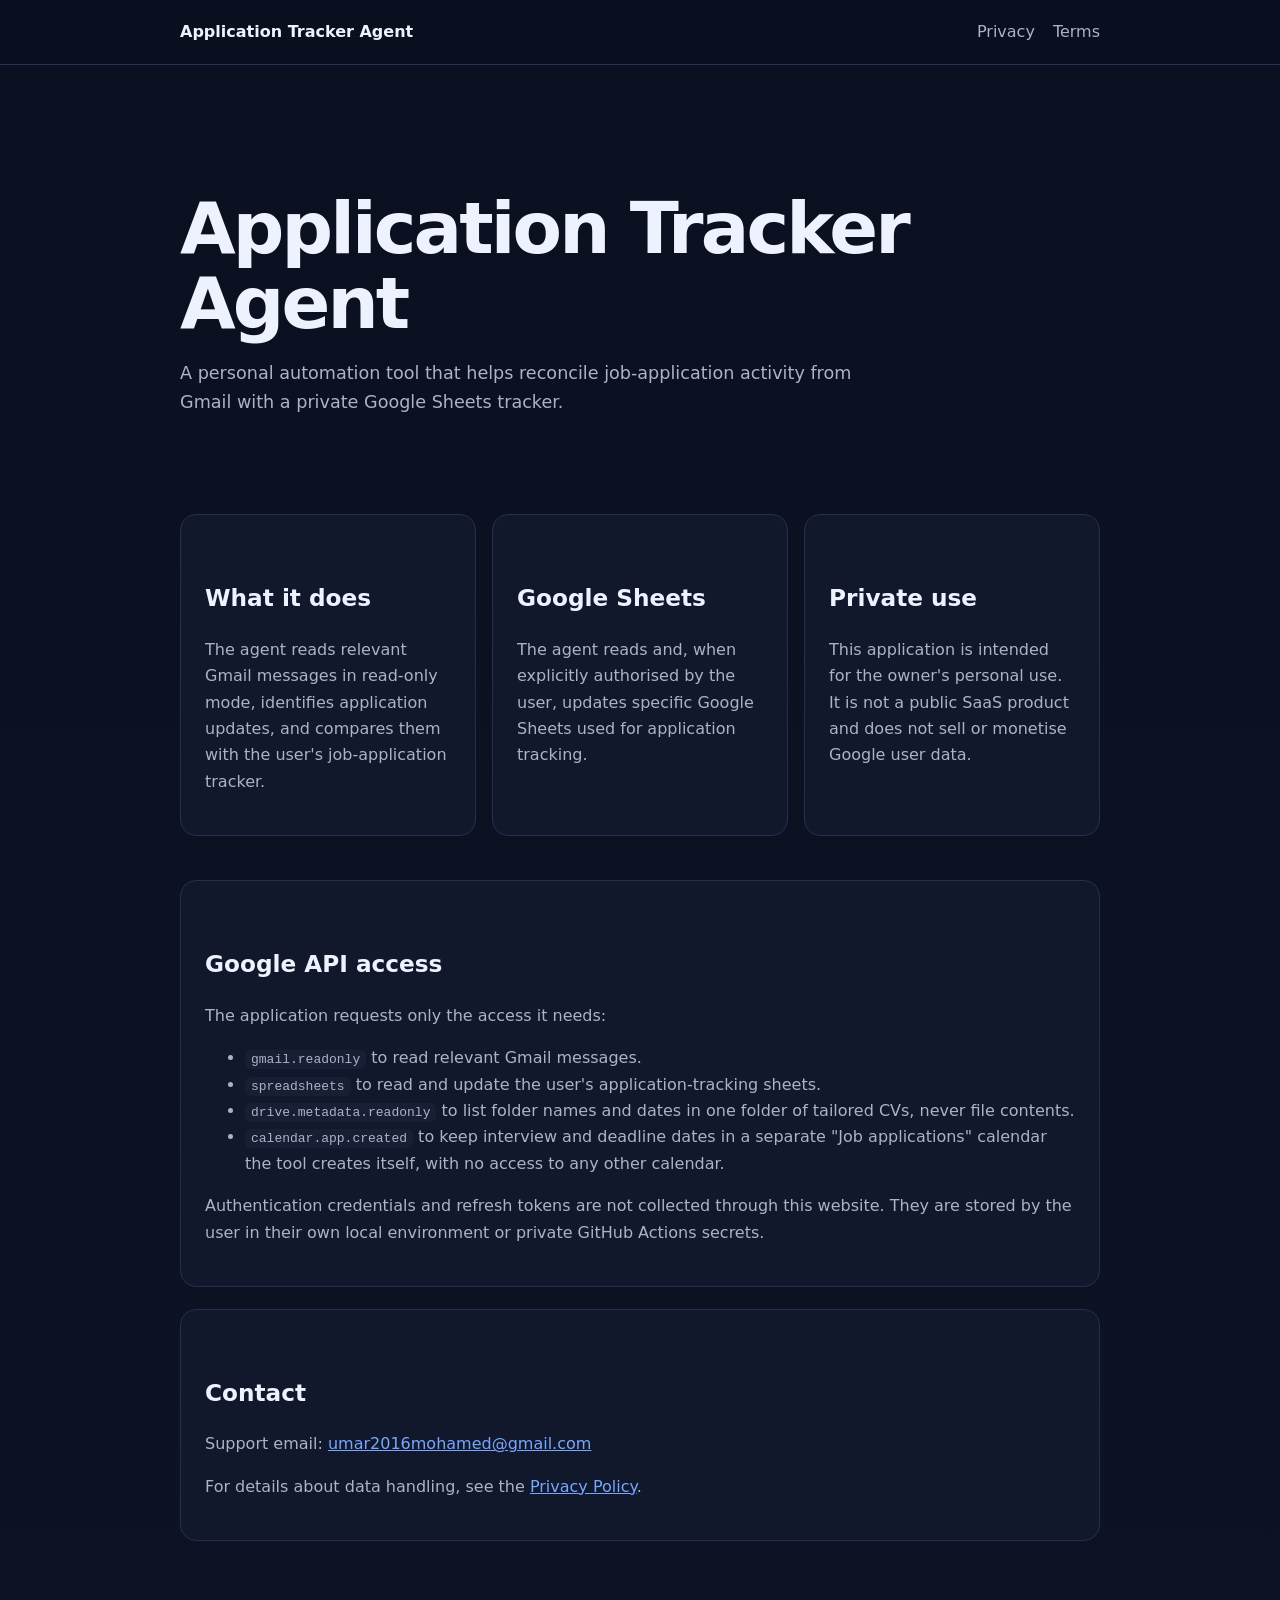
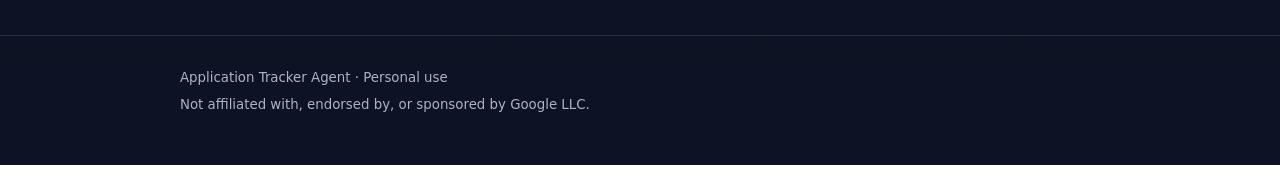
<file: index.html>
<!doctype html>
<html lang="en-GB">
<head>
  <meta charset="utf-8">
  <meta name="google-site-verification" content="5uK5l3lQaQ-0Vbg__jyVj2pfmYAqYjjy8NX0-M4OeUc">
  <meta name="viewport" content="width=device-width, initial-scale=1">
  <title>Application Tracker Agent</title>
  <meta name="description" content="Personal automation for reconciling job-application activity from Gmail into Google Sheets.">
  <link rel="stylesheet" href="style.css">
</head>
<body>
<header>
  <div class="container">
    <nav>
      <a class="brand" href="index.html">Application Tracker Agent</a>
      <div class="navlinks">
        <a href="privacy.html">Privacy</a>
        <a href="terms.html">Terms</a>
      </div>
    </nav>
  </div>
</header>

<main>
  <div class="container">
    <section class="hero">
      <h1>Application Tracker Agent</h1>
      <p class="lead">
        A personal automation tool that helps reconcile job-application activity from Gmail
        with a private Google Sheets tracker.
      </p>
    </section>

    <section class="grid">
      <div class="card">
        <h2>What it does</h2>
        <p>
          The agent reads relevant Gmail messages in read-only mode, identifies application
          updates, and compares them with the user's job-application tracker.
        </p>
      </div>
      <div class="card">
        <h2>Google Sheets</h2>
        <p>
          The agent reads and, when explicitly authorised by the user, updates specific
          Google Sheets used for application tracking.
        </p>
      </div>
      <div class="card">
        <h2>Private use</h2>
        <p>
          This application is intended for the owner's personal use. It is not a public
          SaaS product and does not sell or monetise Google user data.
        </p>
      </div>
    </section>

    <section class="card">
      <h2>Google API access</h2>
      <p>The application requests only the access it needs:</p>
      <ul>
        <li><code>gmail.readonly</code> to read relevant Gmail messages.</li>
        <li><code>spreadsheets</code> to read and update the user's application-tracking sheets.</li>
        <li><code>drive.metadata.readonly</code> to list folder names and dates in one folder of tailored CVs, never file contents.</li>
        <li><code>calendar.app.created</code> to keep interview and deadline dates in a separate "Job applications" calendar the tool creates itself, with no access to any other calendar.</li>
      </ul>
      <p>
        Authentication credentials and refresh tokens are not collected through this website.
        They are stored by the user in their own local environment or private GitHub Actions secrets.
      </p>
    </section>

    <section class="card">
      <h2>Contact</h2>
      <p>
        Support email:
        <a href="mailto:umar2016mohamed@gmail.com">umar2016mohamed@gmail.com</a>
      </p>
      <p>
        For details about data handling, see the <a href="privacy.html">Privacy Policy</a>.
      </p>
    </section>
  </div>
</main>

<footer>
  <div class="container">
    <small>Application Tracker Agent · Personal use<br>Not affiliated with, endorsed by, or sponsored by Google LLC.</small>
  </div>
</footer>
</body>
</html>
</file>
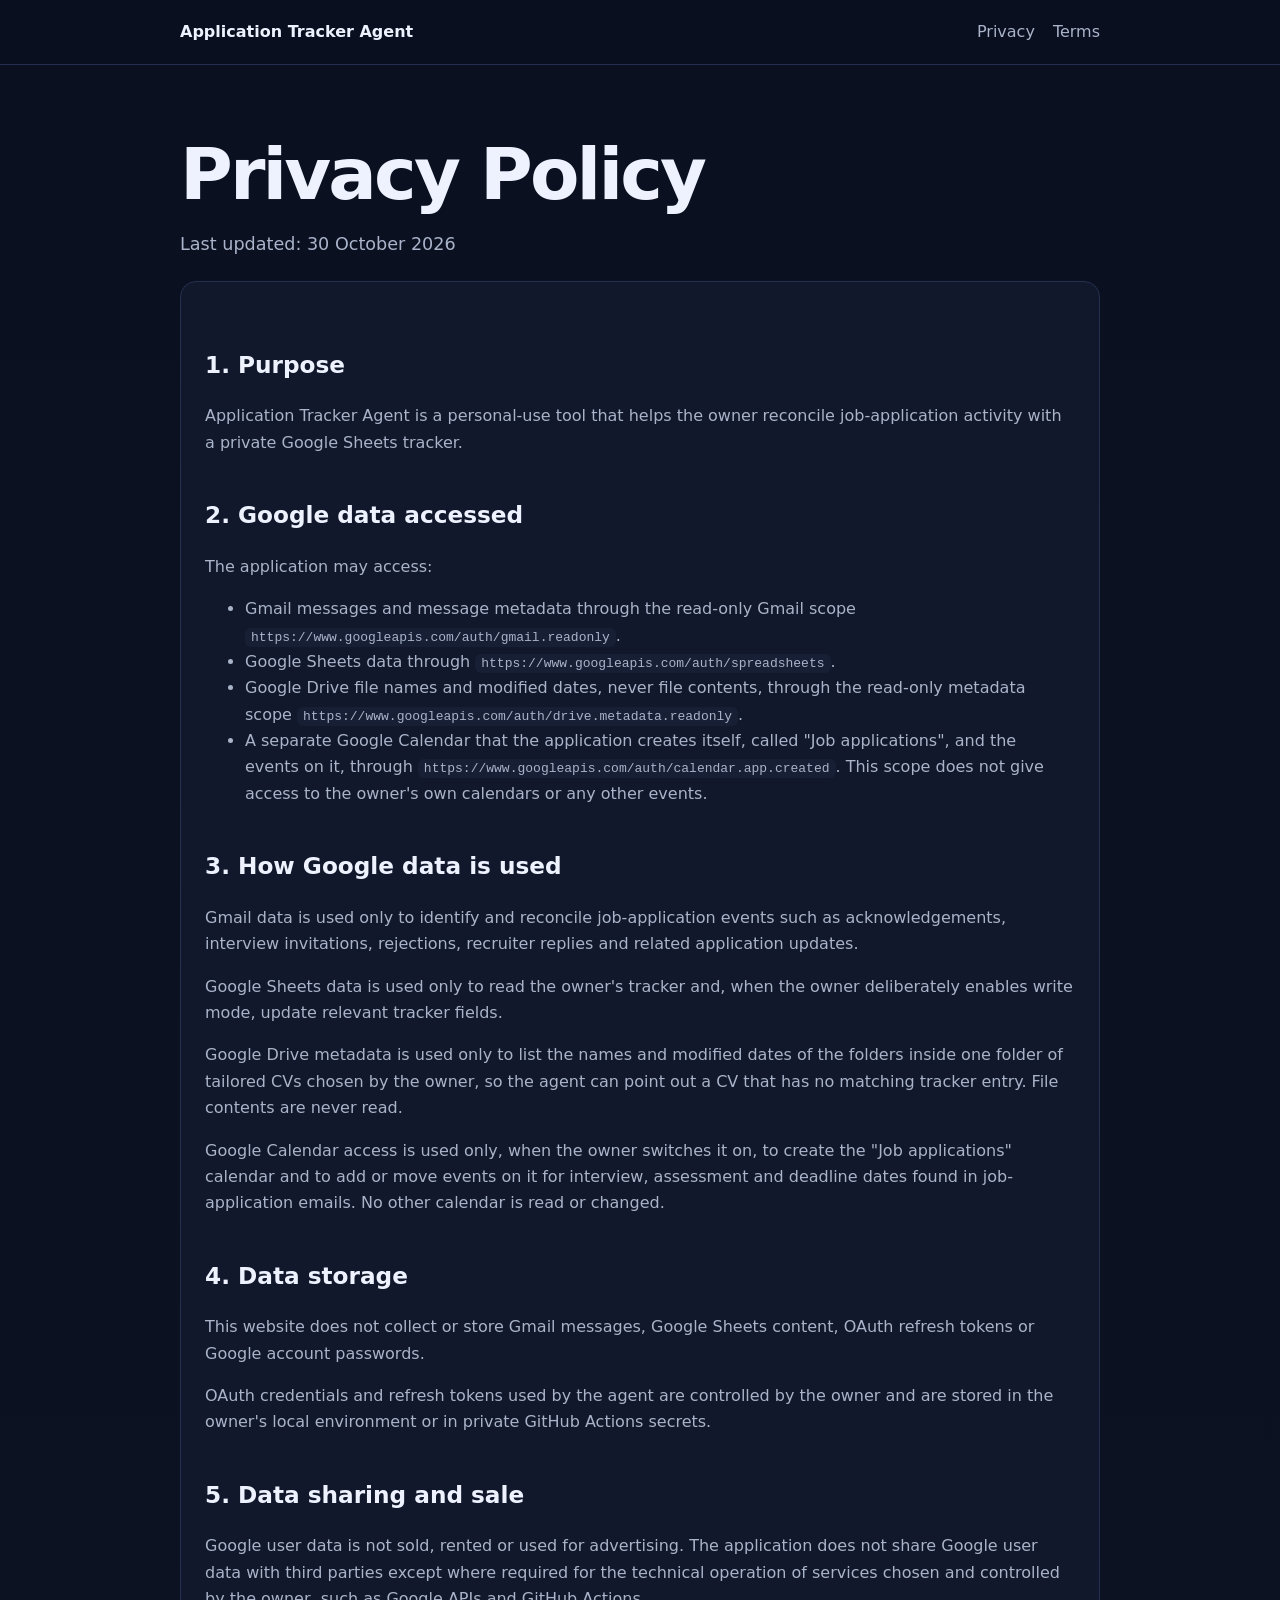
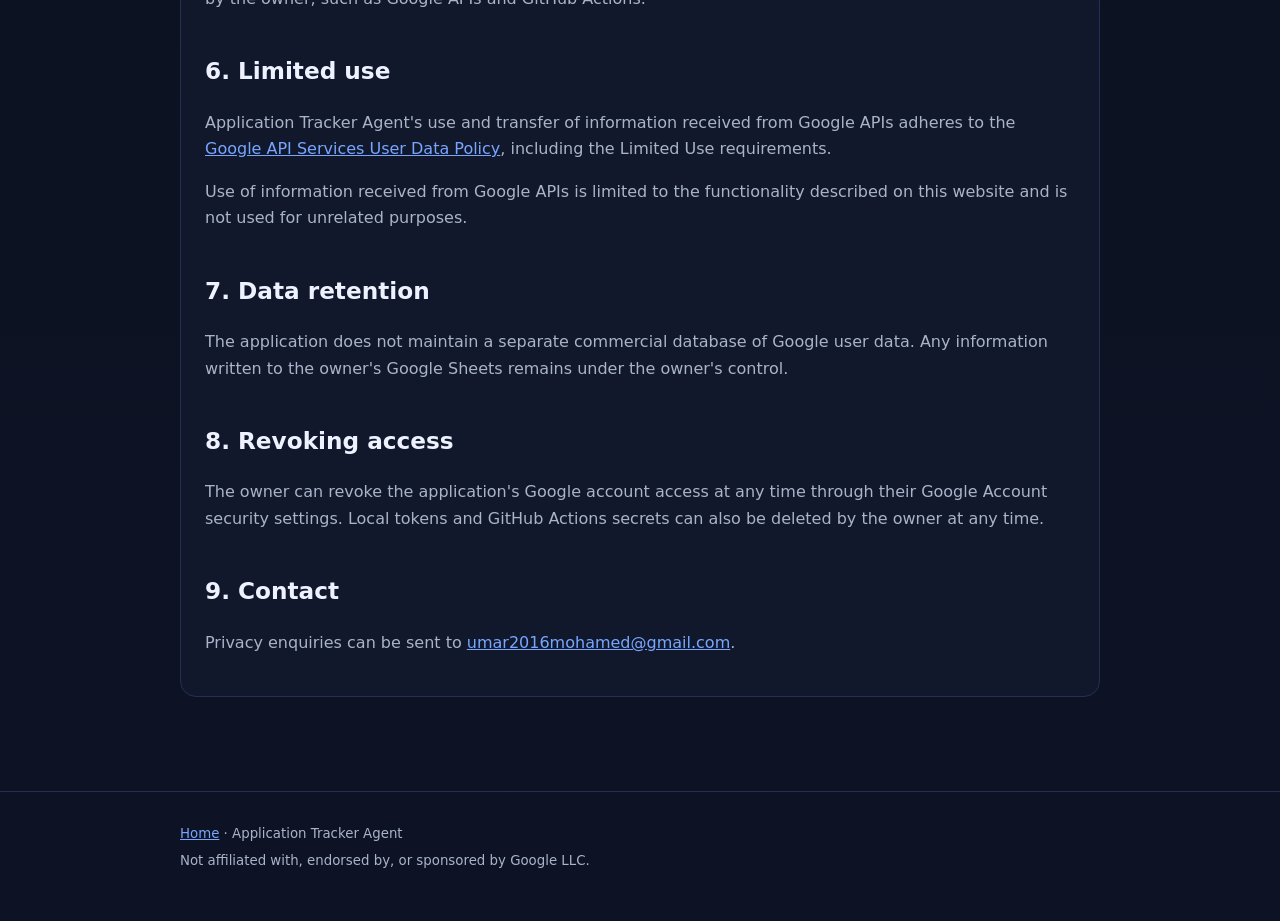
<file: privacy.html>
<!doctype html>
<html lang="en-GB">
<head>
  <meta charset="utf-8">
  <meta name="viewport" content="width=device-width, initial-scale=1">
  <title>Privacy Policy | Application Tracker Agent</title>
  <link rel="stylesheet" href="style.css">
</head>
<body>
<header>
  <div class="container">
    <nav>
      <a class="brand" href="index.html">Application Tracker Agent</a>
      <div class="navlinks">
        <a href="privacy.html">Privacy</a>
        <a href="terms.html">Terms</a>
      </div>
    </nav>
  </div>
</header>

<main>
  <div class="container">
    <h1>Privacy Policy</h1>
    <p class="lead">Last updated: 30 October 2026</p>

    <div class="card">
      <h2>1. Purpose</h2>
      <p>
        Application Tracker Agent is a personal-use tool that helps the owner reconcile
        job-application activity with a private Google Sheets tracker.
      </p>

      <h2>2. Google data accessed</h2>
      <p>The application may access:</p>
      <ul>
        <li>
          Gmail messages and message metadata through the read-only Gmail scope
          <code>https://www.googleapis.com/auth/gmail.readonly</code>.
        </li>
        <li>
          Google Sheets data through
          <code>https://www.googleapis.com/auth/spreadsheets</code>.
        </li>
        <li>
          Google Drive file names and modified dates, never file contents, through the
          read-only metadata scope
          <code>https://www.googleapis.com/auth/drive.metadata.readonly</code>.
        </li>
        <li>
          A separate Google Calendar that the application creates itself, called
          "Job applications", and the events on it, through
          <code>https://www.googleapis.com/auth/calendar.app.created</code>. This scope
          does not give access to the owner's own calendars or any other events.
        </li>
      </ul>

      <h2>3. How Google data is used</h2>
      <p>
        Gmail data is used only to identify and reconcile job-application events such as
        acknowledgements, interview invitations, rejections, recruiter replies and related
        application updates.
      </p>
      <p>
        Google Sheets data is used only to read the owner's tracker and, when the owner
        deliberately enables write mode, update relevant tracker fields.
      </p>
      <p>
        Google Drive metadata is used only to list the names and modified dates of the
        folders inside one folder of tailored CVs chosen by the owner, so the agent can
        point out a CV that has no matching tracker entry. File contents are never read.
      </p>
      <p>
        Google Calendar access is used only, when the owner switches it on, to create the
        "Job applications" calendar and to add or move events on it for interview,
        assessment and deadline dates found in job-application emails. No other calendar
        is read or changed.
      </p>

      <h2>4. Data storage</h2>
      <p>
        This website does not collect or store Gmail messages, Google Sheets content,
        OAuth refresh tokens or Google account passwords.
      </p>
      <p>
        OAuth credentials and refresh tokens used by the agent are controlled by the owner
        and are stored in the owner's local environment or in private GitHub Actions secrets.
      </p>

      <h2>5. Data sharing and sale</h2>
      <p>
        Google user data is not sold, rented or used for advertising. The application does
        not share Google user data with third parties except where required for the technical
        operation of services chosen and controlled by the owner, such as Google APIs and
        GitHub Actions.
      </p>

      <h2>6. Limited use</h2>
      <p>
        Application Tracker Agent's use and transfer of information received from
        Google APIs adheres to the
        <a href="https://developers.google.com/terms/api-services-user-data-policy">Google
        API Services User Data Policy</a>, including the Limited Use requirements.
      </p>
      <p>
        Use of information received from Google APIs is limited to the functionality
        described on this website and is not used for unrelated purposes.
      </p>

      <h2>7. Data retention</h2>
      <p>
        The application does not maintain a separate commercial database of Google user data.
        Any information written to the owner's Google Sheets remains under the owner's control.
      </p>

      <h2>8. Revoking access</h2>
      <p>
        The owner can revoke the application's Google account access at any time through
        their Google Account security settings. Local tokens and GitHub Actions secrets can
        also be deleted by the owner at any time.
      </p>

      <h2>9. Contact</h2>
      <p>
        Privacy enquiries can be sent to
        <a href="mailto:umar2016mohamed@gmail.com">umar2016mohamed@gmail.com</a>.
      </p>
    </div>
  </div>
</main>

<footer>
  <div class="container">
    <small><a href="index.html">Home</a> · Application Tracker Agent<br>Not affiliated with, endorsed by, or sponsored by Google LLC.</small>
  </div>
</footer>
</body>
</html>
</file>
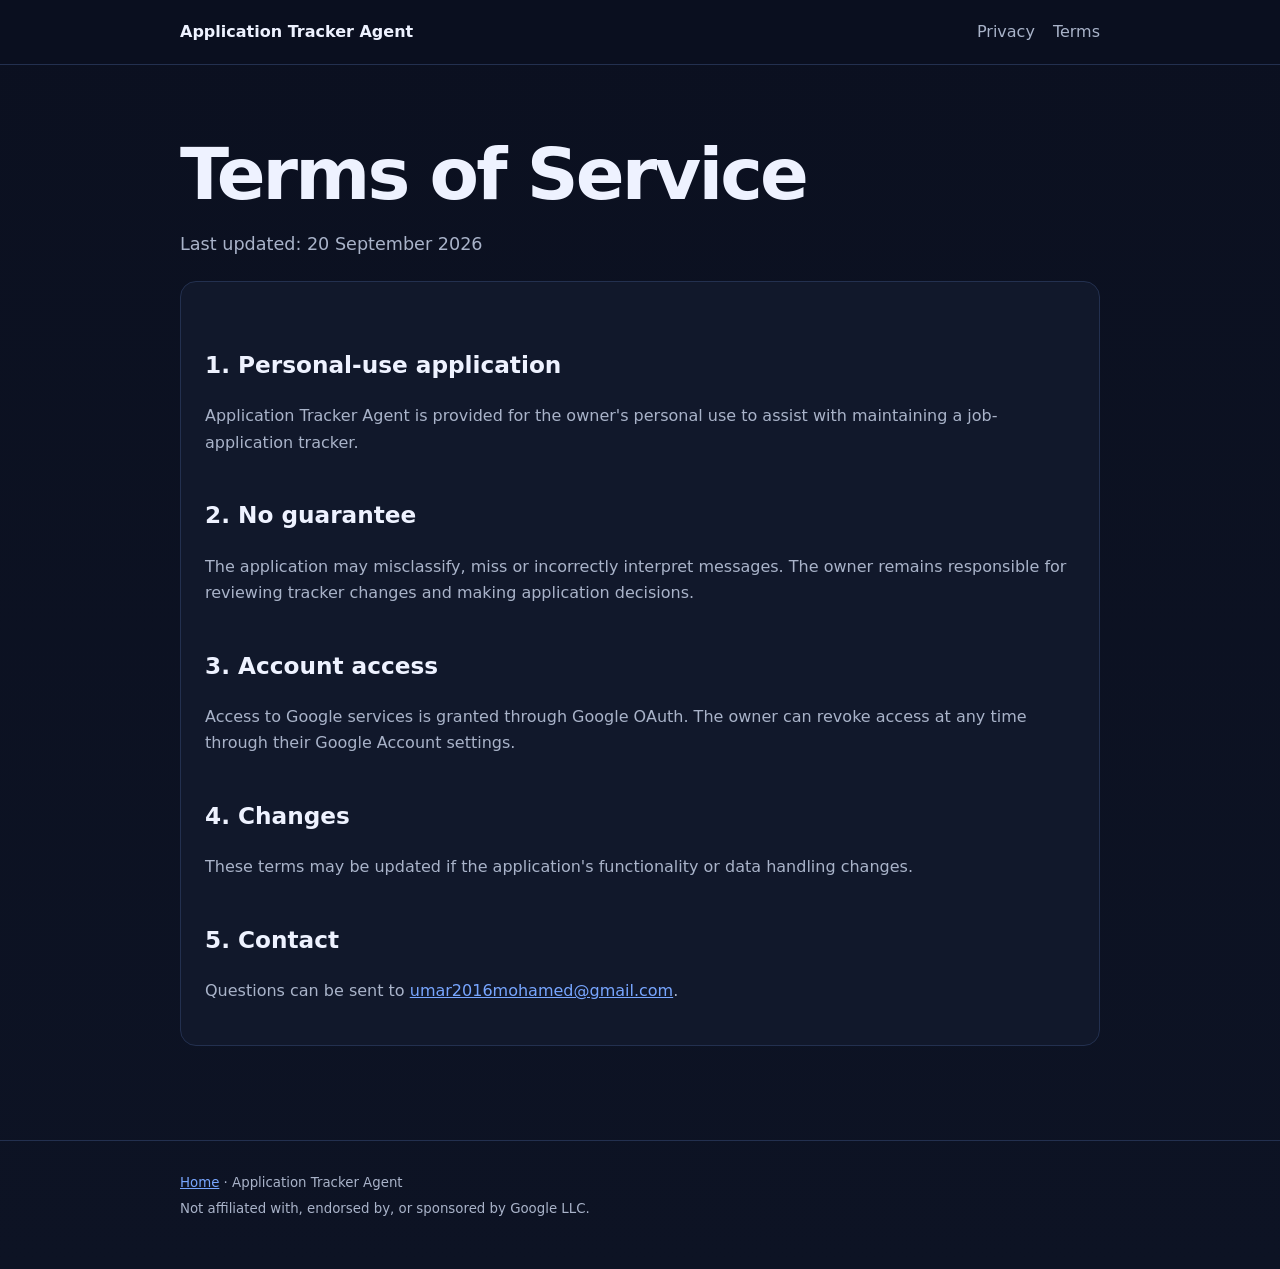
<file: terms.html>
<!doctype html>
<html lang="en-GB">
<head>
  <meta charset="utf-8">
  <meta name="viewport" content="width=device-width, initial-scale=1">
  <title>Terms of Service | Application Tracker Agent</title>
  <link rel="stylesheet" href="style.css">
</head>
<body>
<header>
  <div class="container">
    <nav>
      <a class="brand" href="index.html">Application Tracker Agent</a>
      <div class="navlinks">
        <a href="privacy.html">Privacy</a>
        <a href="terms.html">Terms</a>
      </div>
    </nav>
  </div>
</header>

<main>
  <div class="container">
    <h1>Terms of Service</h1>
    <p class="lead">Last updated: 20 September 2026</p>

    <div class="card">
      <h2>1. Personal-use application</h2>
      <p>
        Application Tracker Agent is provided for the owner's personal use to assist with
        maintaining a job-application tracker.
      </p>

      <h2>2. No guarantee</h2>
      <p>
        The application may misclassify, miss or incorrectly interpret messages. The owner
        remains responsible for reviewing tracker changes and making application decisions.
      </p>

      <h2>3. Account access</h2>
      <p>
        Access to Google services is granted through Google OAuth. The owner can revoke
        access at any time through their Google Account settings.
      </p>

      <h2>4. Changes</h2>
      <p>
        These terms may be updated if the application's functionality or data handling changes.
      </p>

      <h2>5. Contact</h2>
      <p>
        Questions can be sent to
        <a href="mailto:umar2016mohamed@gmail.com">umar2016mohamed@gmail.com</a>.
      </p>
    </div>
  </div>
</main>

<footer>
  <div class="container">
    <small><a href="index.html">Home</a> · Application Tracker Agent<br>Not affiliated with, endorsed by, or sponsored by Google LLC.</small>
  </div>
</footer>
</body>
</html>
</file>
<file: style.css>
:root {
  --bg: #0b1020;
  --panel: #11182b;
  --text: #eef2ff;
  --muted: #a9b3c9;
  --accent: #78a6ff;
  --border: #23304f;
  --max: 920px;
}
* { box-sizing: border-box; }
html { scroll-behavior: smooth; }
body {
  margin: 0;
  font-family: Inter, ui-sans-serif, system-ui, -apple-system, BlinkMacSystemFont, "Segoe UI", sans-serif;
  background: linear-gradient(180deg, #0b1020 0%, #0d1324 100%);
  color: var(--text);
  line-height: 1.65;
}
a { color: var(--accent); }
.container { width: min(92%, var(--max)); margin: 0 auto; }
header {
  border-bottom: 1px solid var(--border);
  background: rgba(11,16,32,.9);
  backdrop-filter: blur(10px);
  position: sticky;
  top: 0;
}
nav {
  display: flex;
  align-items: center;
  justify-content: space-between;
  min-height: 64px;
  gap: 24px;
}
.brand { color: var(--text); text-decoration: none; font-weight: 700; }
.navlinks { display: flex; gap: 18px; flex-wrap: wrap; }
.navlinks a { text-decoration: none; color: var(--muted); }
main { padding: 72px 0; }
.hero { padding: 54px 0 30px; }
h1 { font-size: clamp(2.2rem, 7vw, 4.5rem); line-height: 1.04; margin: 0 0 18px; letter-spacing: -0.04em; }
h2 { margin-top: 40px; font-size: 1.45rem; }
p, li { color: var(--muted); }
.lead { font-size: 1.1rem; max-width: 720px; }
.card {
  background: var(--panel);
  border: 1px solid var(--border);
  border-radius: 16px;
  padding: 24px;
  margin: 22px 0;
}
.grid {
  display: grid;
  grid-template-columns: repeat(auto-fit, minmax(230px, 1fr));
  gap: 16px;
  margin-top: 28px;
}
footer {
  border-top: 1px solid var(--border);
  padding: 28px 0 48px;
  color: var(--muted);
}
small { color: var(--muted); }
code { background: #171f34; padding: 2px 6px; border-radius: 6px; }
</file>
